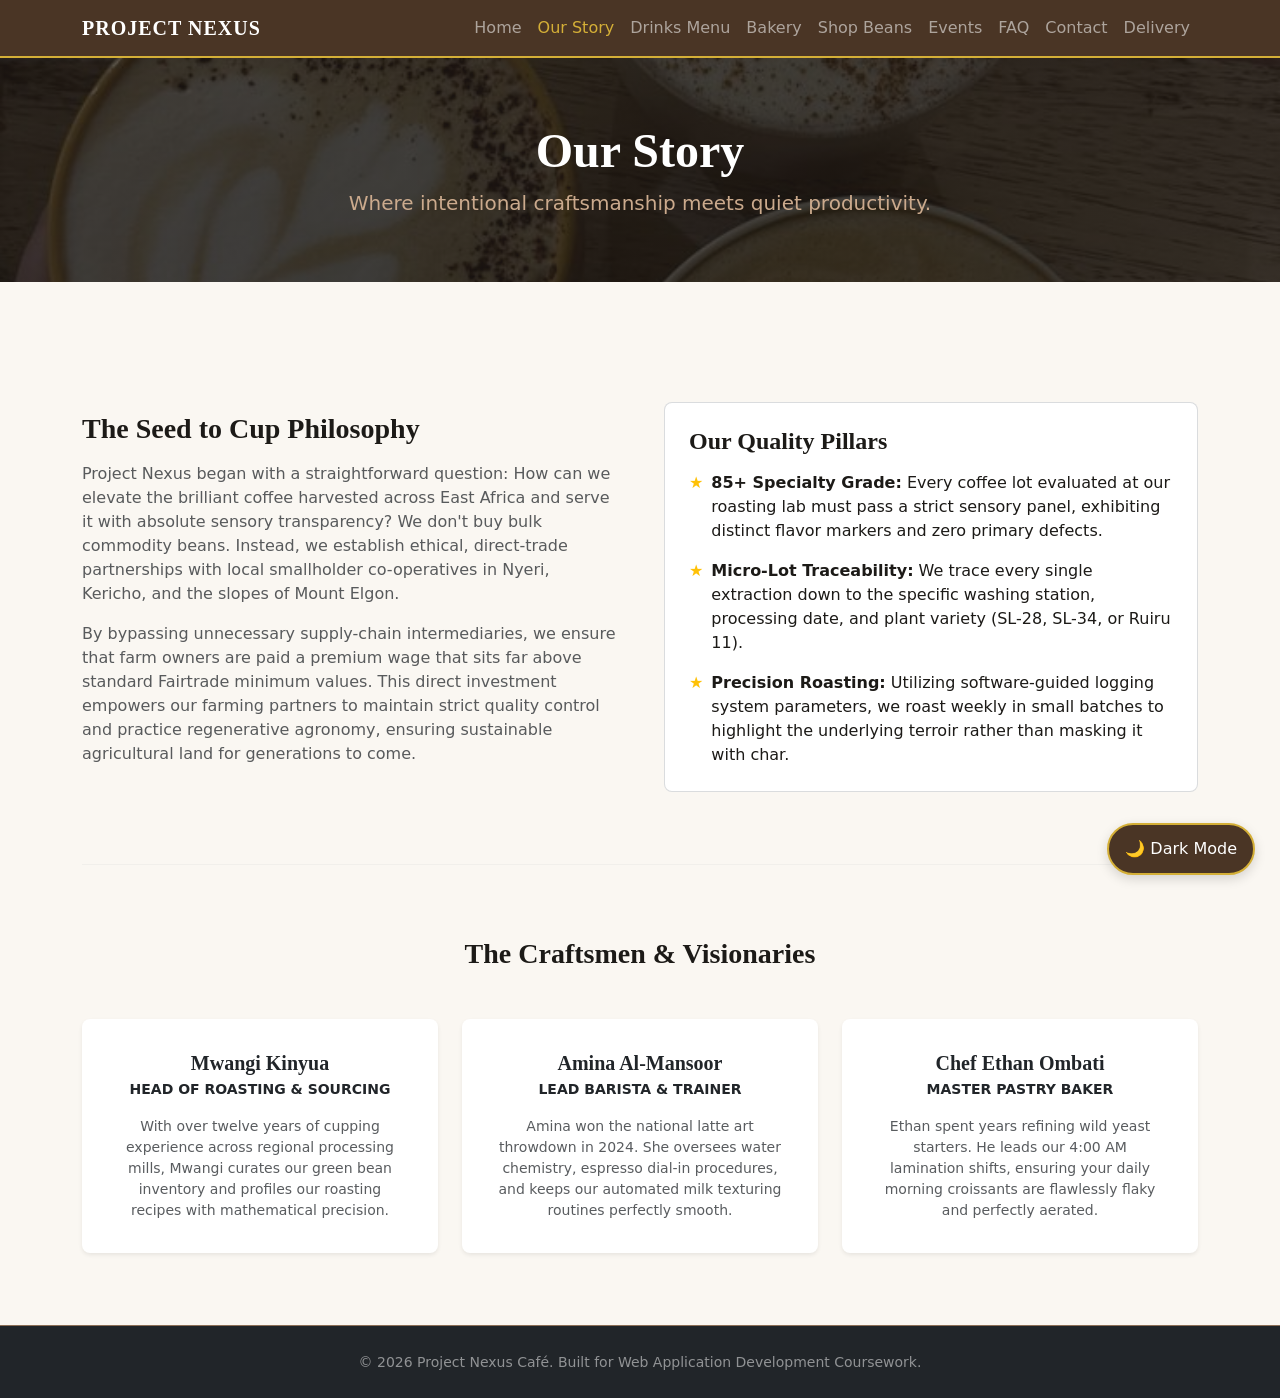
<file: about.html>
<!DOCTYPE html>
<html lang="en">
<head>
    <meta charset="UTF-8">
    <meta name="viewport" content="width=device-width, initial-scale=1.0">
    <meta name="author" content="Joe Migwi">
    <title>Our Story | Project Nexus Café</title>
    <link href="https://cdn.jsdelivr.net/npm/bootstrap@5.3.3/dist/css/bootstrap.min.css" rel="stylesheet" integrity="sha384-QWTKZyjpPEjISv5WaRU9OFeRpok6YctnYmDr5pNlyT2bRjXh0JMhjY6hW+ALEwIH" crossorigin="anonymous">
    <link rel="stylesheet" href="css/style.css">
</head>
<body>
    <nav class="navbar navbar-expand-lg navbar-dark bg-dark sticky-top">
        <div class="container">
            <a class="navbar-brand fw-bold" href="index.html">PROJECT NEXUS</a>
            <button class="navbar-toggler" type="button" data-bs-toggle="collapse" data-bs-target="#navbarNav" aria-controls="navbarNav" aria-expanded="false" aria-label="Toggle navigation">
                <span class="navbar-toggler-icon"></span>
            </button>
            <div class="collapse navbar-collapse" id="navbarNav">
                <ul class="navbar-nav ms-auto">
                    <li class="nav-item"><a class="nav-link" href="index.html">Home</a></li>
                    <li class="nav-item"><a class="nav-link active" aria-current="page" href="about.html">Our Story</a></li>
                    <li class="nav-item"><a class="nav-link" href="menu.html">Drinks Menu</a></li>
                    <li class="nav-item"><a class="nav-link" href="bakery.html">Bakery</a></li>
                    <li class="nav-item"><a class="nav-link" href="coffee-beans.html">Shop Beans</a></li>
                    <li class="nav-item"><a class="nav-link" href="events.html">Events</a></li>
                    <li class="nav-item"><a class="nav-link" href="faq.html">FAQ</a></li>
                    <li class="nav-item"><a class="nav-link" href="contact.html">Contact</a></li>
                    <li class="nav-item"><a class="nav-link" href="delivery.html">Delivery</a></li>
                </ul>
            </div>
        </div>
    </nav>

    <header class="position-relative overflow-hidden text-center text-white py-5 mb-5" 
        style="background: linear-gradient(rgba(28, 26, 23, 0.7), rgba(28, 26, 23, 0.7)), url('assets/images/community.jpg') no-repeat center center; background-size: cover; min-height: 220px;">
        <div class="container my-3 position-relative z-1">
            <h1 class="display-5 fw-bold text-white">Our Story</h1>
            <p class="lead" style="color: #CBAA8D;">Where intentional craftsmanship meets quiet productivity.</p>
        </div>
    </header>

    <main class="container my-5">
        <section class="row align-items-center g-5 py-4">
            <div class="col-lg-6">
                <h2 class="fw-bold mb-3 h3">The Seed to Cup Philosophy</h2>
                <p class="text-muted lead-sm">Project Nexus began with a straightforward question: How can we elevate the brilliant coffee harvested across East Africa and serve it with absolute sensory transparency? We don't buy bulk commodity beans. Instead, we establish ethical, direct-trade partnerships with local smallholder co-operatives in Nyeri, Kericho, and the slopes of Mount Elgon.</p>
                <p class="text-muted">By bypassing unnecessary supply-chain intermediaries, we ensure that farm owners are paid a premium wage that sits far above standard Fairtrade minimum values. This direct investment empowers our farming partners to maintain strict quality control and practice regenerative agronomy, ensuring sustainable agricultural land for generations to come.</p>
            </div>

            <div class="col-lg-6">
                <div class="p-4 rounded-3 border border-secondary border-opacity-25 bg-white h-100 cafe-card">
                    <h3 class="h4 fw-bold mb-3">Our Quality Pillars</h3>
                    <ul class="list-unstyled mb-0">
                        <li class="mb-3 d-flex align-items-start">
                            <span class="me-2 text-warning">★</span>
                            <div><strong>85+ Specialty Grade:</strong> Every coffee lot evaluated at our roasting lab must pass a strict sensory panel, exhibiting distinct flavor markers and zero primary defects.</div>
                        </li>
                        <li class="mb-3 d-flex align-items-start">
                            <span class="me-2 text-warning">★</span>
                            <div><strong>Micro-Lot Traceability:</strong> We trace every single extraction down to the specific washing station, processing date, and plant variety (SL-28, SL-34, or Ruiru 11).</div>
                        </li>
                        <li class="d-flex align-items-start">
                            <span class="me-2 text-warning">★</span>
                            <div><strong>Precision Roasting:</strong> Utilizing software-guided logging system parameters, we roast weekly in small batches to highlight the underlying terroir rather than masking it with char.</div>
                        </li>
                    </ul>
                </div>
            </div>
        </section>

        <hr class="my-5 border-secondary border-opacity-25">

        <section class="py-4">
            <h2 class="text-center fw-bold mb-5 h3">The Craftsmen & Visionaries</h2>
            <div class="row g-4 row-cols-1 row-cols-md-3">
                
                <div class="col">
                    <div class="card h-100 cafe-card border-0 p-3 shadow-sm text-center">
                        <div class="card-body">
                            <h3 class="h5 fw-bold mb-1">Mwangi Kinyua</h3>
                            <p class="text-uppercase small text-dark fw-bold mb-3 tracking-wider">Head of Roasting & Sourcing</p>
                            <p class="card-text text-muted small">With over twelve years of cupping experience across regional processing mills, Mwangi curates our green bean inventory and profiles our roasting recipes with mathematical precision.</p>
                        </div>
                    </div>
                </div>

                <div class="col">
                    <div class="card h-100 cafe-card border-0 p-3 shadow-sm text-center">
                        <div class="card-body">
                            <h3 class="h5 fw-bold mb-1">Amina Al-Mansoor</h3>
                            <p class="text-uppercase small text-dark fw-bold mb-3 tracking-wider">Lead Barista & Trainer</p>
                            <p class="card-text text-muted small">Amina won the national latte art throwdown in 2024. She oversees water chemistry, espresso dial-in procedures, and keeps our automated milk texturing routines perfectly smooth.</p>
                        </div>
                    </div>
                </div>

                <div class="col">
                    <div class="card h-100 cafe-card border-0 p-3 shadow-sm text-center">
                        <div class="card-body">
                            <h3 class="h5 fw-bold mb-1">Chef Ethan Ombati</h3>
                            <p class="text-uppercase small text-dark fw-bold mb-3 tracking-wider">Master Pastry Baker</p>
                            <p class="card-text text-muted small">Ethan spent years refining wild yeast starters. He leads our 4:00 AM lamination shifts, ensuring your daily morning croissants are flawlessly flaky and perfectly aerated.</p>
                        </div>
                    </div>
                </div>

            </div>
        </section>
    </main>
    
    <footer class="py-4 bg-dark text-white-50 mt-auto">
        <div class="container text-center">
        <small>&copy; 2026 Project Nexus Café. Built for Web Application Development Coursework.</small>
    </div>
    </footer>

    <script src="https://cdn.jsdelivr.net/npm/bootstrap@5.3.3/dist/js/bootstrap.bundle.min.js" integrity="sha384-YvpcrYf0tY3lHB60NNkmXc5s9fDVZLESaAA55NDzOxhy9GkcIdslK1eN7N6jIeHz" crossorigin="anonymous"></script>
    <script src="js/main.js"></script>

</body>
</html>
</file>
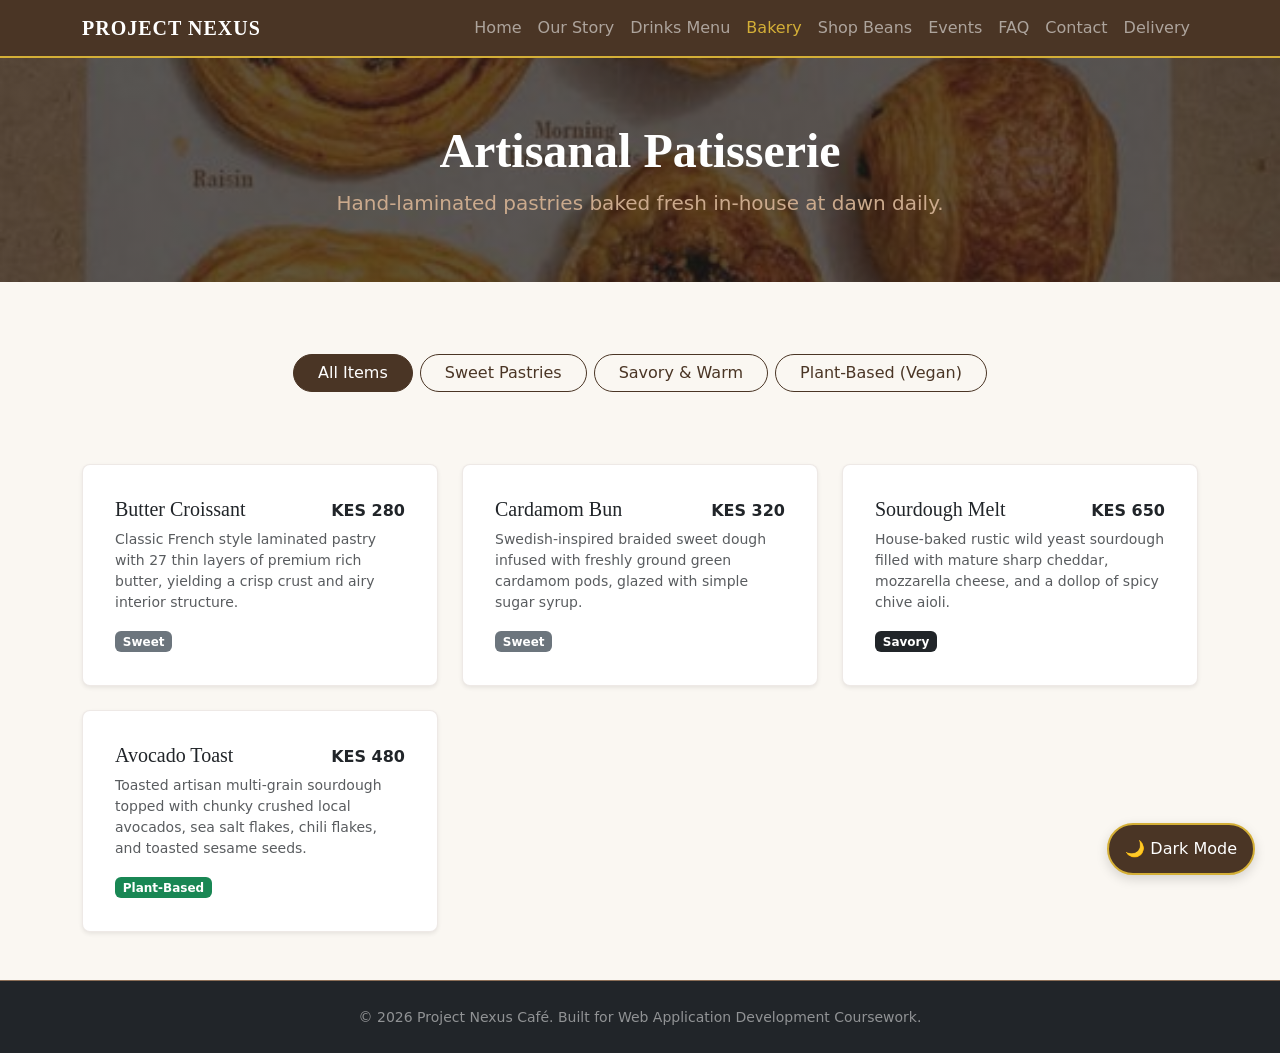
<file: bakery.html>
<!DOCTYPE html>
<html lang="en">
<head>
    <meta charset="UTF-8">
    <meta name="viewport" content="width=device-width, initial-scale=1.0">
    <meta name="author" content="Joe Migwi">
    <title>Bakery & Kitchen | Project Nexus Café</title>
    <link href="https://cdn.jsdelivr.net/npm/bootstrap@5.3.3/dist/css/bootstrap.min.css" rel="stylesheet" integrity="sha384-QWTKZyjpPEjISv5WaRU9OFeRpok6YctnYmDr5pNlyT2bRjXh0JMhjY6hW+ALEwIH" crossorigin="anonymous">
    <link rel="stylesheet" href="css/style.css">
</head>
<body>

    <nav class="navbar navbar-expand-lg navbar-dark bg-dark sticky-top">
        <div class="container">
            <a class="navbar-brand fw-bold" href="index.html">PROJECT NEXUS</a>
            <button class="navbar-toggler" type="button" data-bs-toggle="collapse" data-bs-target="#navbarNav" aria-controls="navbarNav" aria-expanded="false" aria-label="Toggle navigation">
                <span class="navbar-toggler-icon"></span>
            </button>
            <div class="collapse navbar-collapse" id="navbarNav">
                <ul class="navbar-nav ms-auto">
                    <li class="nav-item"><a class="nav-link" href="index.html">Home</a></li>
                    <li class="nav-item"><a class="nav-link" href="about.html">Our Story</a></li>
                    <li class="nav-item"><a class="nav-link" href="menu.html">Drinks Menu</a></li>
                    <li class="nav-item"><a class="nav-link active" aria-current="page" href="bakery.html">Bakery</a></li>
                    <li class="nav-item"><a class="nav-link" href="coffee-beans.html">Shop Beans</a></li>
                    <li class="nav-item"><a class="nav-link" href="events.html">Events</a></li>
                    <li class="nav-item"><a class="nav-link" href="faq.html">FAQ</a></li>
                    <li class="nav-item"><a class="nav-link" href="contacts.html">Contact</a></li>
                    <li class="nav-item"><a class="nav-link" href="delivery.html">Delivery</a></li>
                </ul>
            </div>
        </div>
    </nav>

    <header class="position-relative overflow-hidden text-center text-white py-5 mb-5" 
        style="background: linear-gradient(rgba(28, 26, 23, 0.7), rgba(28, 26, 23, 0.7)), url('assets/images/bakery.jpg') no-repeat center center; background-size: cover; min-height: 220px;">
        <div class="container my-3 position-relative z-1">
            <h1 class="display-5 fw-bold text-white">Artisanal Patisserie</h1>
            <p class="lead" style="color: #CBAA8D;">Hand-laminated pastries baked fresh in-house at dawn daily.</p>
        </div>
    </header>


    <div class="container my-4 text-center">
        <div class="btn-group flex-wrap gap-2" role="group" aria-label="Bakery Category Filter">
            <button type="button" class="btn btn-primary px-4 rounded-pill filter-btn" data-target="all">All Items</button>
            <button type="button" class="btn btn-outline-secondary px-4 rounded-pill filter-btn" data-target="pastry">Sweet Pastries</button>
            <button type="button" class="btn btn-outline-secondary px-4 rounded-pill filter-btn" data-target="savory">Savory & Warm</button>
            <button type="button" class="btn btn-outline-secondary px-4 rounded-pill filter-btn" data-target="vegan">Plant-Based (Vegan)</button>
        </div>
    </div>

    <main class="container my-5">
        <div class="row g-4 row-cols-1 row-cols-md-2 row-cols-lg-3" id="menu-container">
            
            <div class="col menu-item" data-category="pastry">
                <div class="card h-100 cafe-card p-3 shadow-sm">
                    <div class="card-body d-flex flex-column justify-content-between">
                        <div>
                            <div class="d-flex justify-content-between align-items-baseline">
                                <h4 class="card-title h5 mb-2">Butter Croissant</h4>
                                <span class="fw-bold text-dark">KES 280</span>
                            </div>
                            <p class="card-text text-muted small">Classic French style laminated pastry with 27 thin layers of premium rich butter, yielding a crisp crust and airy interior structure.</p>
                        </div>
                        <div class="mt-3"><span class="badge bg-secondary">Sweet</span></div>
                    </div>
                </div>
            </div>

            <div class="col menu-item" data-category="pastry">
                <div class="card h-100 cafe-card p-3 shadow-sm">
                    <div class="card-body d-flex flex-column justify-content-between">
                        <div>
                            <div class="d-flex justify-content-between align-items-baseline">
                                <h4 class="card-title h5 mb-2">Cardamom Bun</h4>
                                <span class="fw-bold text-dark">KES 320</span>
                            </div>
                            <p class="card-text text-muted small">Swedish-inspired braided sweet dough infused with freshly ground green cardamom pods, glazed with simple sugar syrup.</p>
                        </div>
                        <div class="mt-3"><span class="badge bg-secondary">Sweet</span></div>
                    </div>
                </div>
            </div>

            <div class="col menu-item" data-category="savory">
                <div class="card h-100 cafe-card p-3 shadow-sm">
                    <div class="card-body d-flex flex-column justify-content-between">
                        <div>
                            <div class="d-flex justify-content-between align-items-baseline">
                                <h4 class="card-title h5 mb-2">Sourdough Melt</h4>
                                <span class="fw-bold text-dark">KES 650</span>
                            </div>
                            <p class="card-text text-muted small">House-baked rustic wild yeast sourdough filled with mature sharp cheddar, mozzarella cheese, and a dollop of spicy chive aioli.</p>
                        </div>
                        <div class="mt-3"><span class="badge bg-dark">Savory</span></div>
                    </div>
                </div>
            </div>

            <div class="col menu-item" data-category="vegan">
                <div class="card h-100 cafe-card p-3 shadow-sm">
                    <div class="card-body d-flex flex-column justify-content-between">
                        <div>
                            <div class="d-flex justify-content-between align-items-baseline">
                                <h4 class="card-title h5 mb-2">Avocado Toast</h4>
                                <span class="fw-bold text-dark">KES 480</span>
                            </div>
                            <p class="card-text text-muted small">Toasted artisan multi-grain sourdough topped with chunky crushed local avocados, sea salt flakes, chili flakes, and toasted sesame seeds.</p>
                        </div>
                        <div class="mt-3"><span class="badge bg-success">Plant-Based</span></div>
                    </div>
                </div>
            </div>

        </div>
    </main>

    <footer class="py-4 bg-dark text-white-50 mt-auto">
        <div class="container text-center">
            <small>&copy; 2026 Project Nexus Café. Built for Web Application Development Coursework.</small>
        </div>
    </footer>

    <script src="https://cdn.jsdelivr.net/npm/bootstrap@5.3.3/dist/js/bootstrap.bundle.min.js" integrity="sha384-YvpcrYf0tY3lHB60NNkmXc5s9fDVZLESaAA55NDzOxhy9GkcIdslK1eN7N6jIeHz" crossorigin="anonymous"></script>
    <script src="js/main.js"></script>
</body>
</html>
</file>
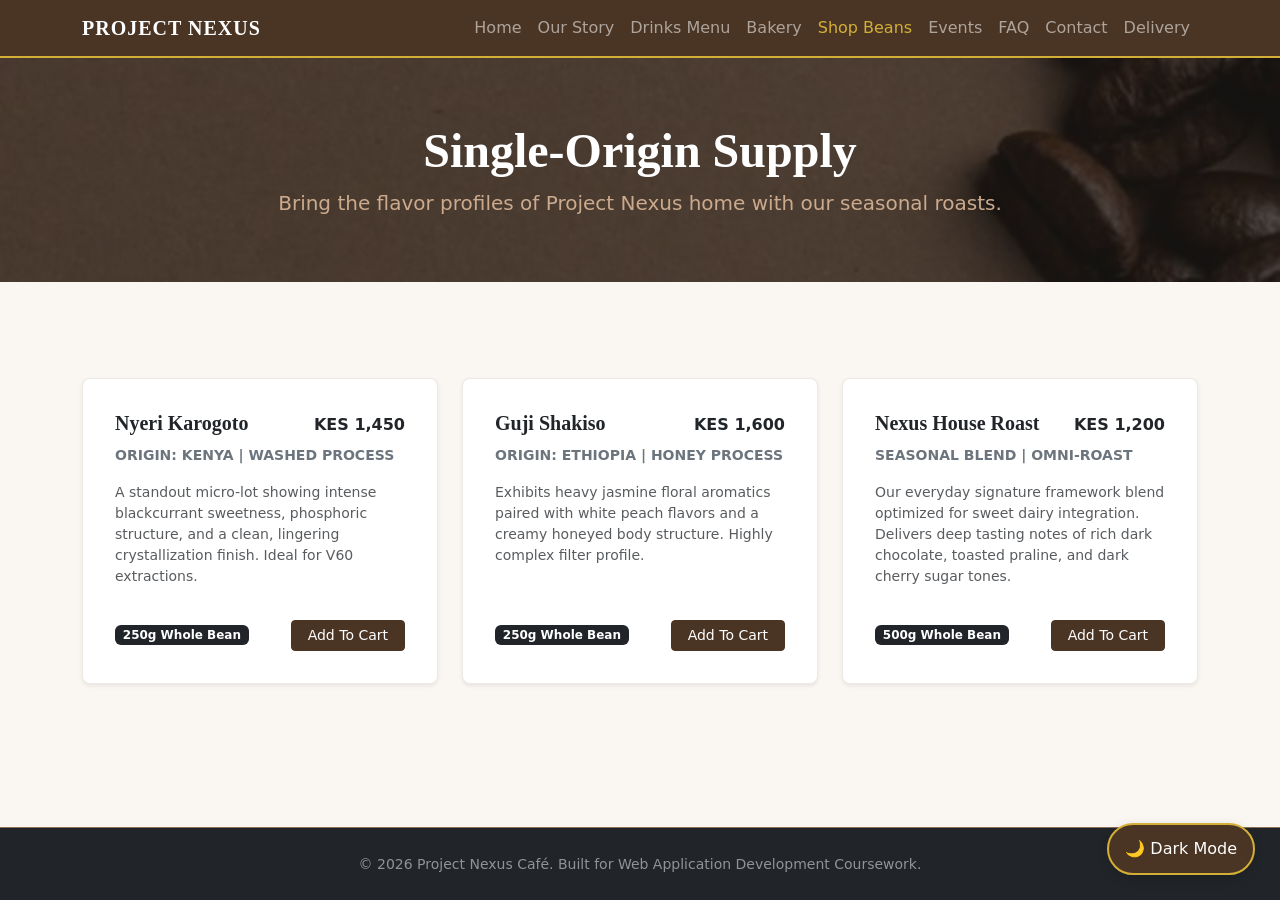
<file: coffee-beans.html>
<!DOCTYPE html>
<html lang="en">
<head>
    <meta charset="UTF-8">
    <meta name="viewport" content="width=device-width, initial-scale=1.0">
    <meta name="author" content="Joe Migwi">
    <title>Shop Whole Beans | Project Nexus Café</title>
    <link href="https://cdn.jsdelivr.net/npm/bootstrap@5.3.3/dist/css/bootstrap.min.css" rel="stylesheet" integrity="sha384-QWTKZyjpPEjISv5WaRU9OFeRpok6YctnYmDr5pNlyT2bRjXh0JMhjY6hW+ALEwIH" crossorigin="anonymous">
    <link rel="stylesheet" href="css/style.css">
</head>
<body>

    <nav class="navbar navbar-expand-lg navbar-dark bg-dark sticky-top">
        <div class="container">
            <a class="navbar-brand fw-bold" href="index.html">PROJECT NEXUS</a>
            <button class="navbar-toggler" type="button" data-bs-toggle="collapse" data-bs-target="#navbarNav" aria-controls="navbarNav" aria-expanded="false" aria-label="Toggle navigation">
                <span class="navbar-toggler-icon"></span>
            </button>
            <div class="collapse navbar-collapse" id="navbarNav">
                <ul class="navbar-nav ms-auto">
                    <li class="nav-item"><a class="nav-link" href="index.html">Home</a></li>
                    <li class="nav-item"><a class="nav-link" href="about.html">Our Story</a></li>
                    <li class="nav-item"><a class="nav-link" href="menu.html">Drinks Menu</a></li>
                    <li class="nav-item"><a class="nav-link" href="bakery.html">Bakery</a></li>
                    <li class="nav-item"><a class="nav-link active" aria-current="page" href="coffee-beans.html">Shop Beans</a></li>
                    <li class="nav-item"><a class="nav-link" href="events.html">Events</a></li>
                    <li class="nav-item"><a class="nav-link" href="faq.html">FAQ</a></li>
                    <li class="nav-item"><a class="nav-link" href="contacts.html">Contact</a></li>
                    <li class="nav-item"><a class="nav-link" href="delivery.html">Delivery</a></li>
                </ul>
            </div>
        </div>
    </nav>

    <header class="position-relative overflow-hidden text-center text-white py-5 mb-5" 
        style="background: linear-gradient(rgba(28, 26, 23, 0.7), rgba(28, 26, 23, 0.7)), url('assets/images/beans1.jpg') no-repeat center center; background-size: cover; min-height: 220px;">
        <div class="container my-3 position-relative z-1">
            <h1 class="display-5 fw-bold text-white">Single-Origin Supply</h1>
            <p class="lead" style="color: #CBAA8D;">Bring the flavor profiles of Project Nexus home with our seasonal roasts.</p>
        </div>
    </header>

    <main class="container my-5">
        <div class="row g-4 row-cols-1 row-cols-md-2 row-cols-lg-3">
            
            <div class="col">
                <div class="card h-100 cafe-card p-3 shadow-sm overflow-hidden">
                    <div class="card-body d-flex flex-column justify-content-between">
                        <div>
                            <div class="d-flex justify-content-between align-items-baseline mb-2">
                                <h3 class="h5 card-title fw-bold mb-0">Nyeri Karogoto</h3>
                                <span class="fw-bold text-dark">KES 1,450</span>
                            </div>
                            <p class="text-uppercase small fw-bold text-secondary mb-3">Origin: Kenya | Washed Process</p>
                            <p class="card-text text-muted small">A standout micro-lot showing intense blackcurrant sweetness, phosphoric structure, and a clean, lingering crystallization finish. Ideal for V60 extractions.</p>
                        </div>
                        <div class="mt-4 pt-2 border-top border-light border-opacity-10 d-flex justify-content-between align-items-center">
                            <span class="badge bg-dark px-2.5 py-1.5">250g Whole Bean</span>
                            <button class="btn btn-primary btn-sm px-3">Add To Cart</button>
                        </div>
                    </div>
                </div>
            </div>

            <div class="col">
                <div class="card h-100 cafe-card p-3 shadow-sm overflow-hidden">
                    <div class="card-body d-flex flex-column justify-content-between">
                        <div>
                            <div class="d-flex justify-content-between align-items-baseline mb-2">
                                <h3 class="h5 card-title fw-bold mb-0">Guji Shakiso</h3>
                                <span class="fw-bold text-dark">KES 1,600</span>
                            </div>
                            <p class="text-uppercase small fw-bold text-secondary mb-3">Origin: Ethiopia | Honey Process</p>
                            <p class="card-text text-muted small">Exhibits heavy jasmine floral aromatics paired with white peach flavors and a creamy honeyed body structure. Highly complex filter profile.</p>
                        </div>
                        <div class="mt-4 pt-2 border-top border-light border-opacity-10 d-flex justify-content-between align-items-center">
                            <span class="badge bg-dark px-2.5 py-1.5">250g Whole Bean</span>
                            <button class="btn btn-primary btn-sm px-3">Add To Cart</button>
                        </div>
                    </div>
                </div>
            </div>

            <div class="col">
                <div class="card h-100 cafe-card p-3 shadow-sm overflow-hidden">
                    <div class="card-body d-flex flex-column justify-content-between">
                        <div>
                            <div class="d-flex justify-content-between align-items-baseline mb-2">
                                <h3 class="h5 card-title fw-bold mb-0">Nexus House Roast</h3>
                                <span class="fw-bold text-dark">KES 1,200</span>
                            </div>
                            <p class="text-uppercase small fw-bold text-secondary mb-3">Seasonal Blend | Omni-Roast</p>
                            <p class="card-text text-muted small">Our everyday signature framework blend optimized for sweet dairy integration. Delivers deep tasting notes of rich dark chocolate, toasted praline, and dark cherry sugar tones.</p>
                        </div>
                        <div class="mt-4 pt-2 border-top border-light border-opacity-10 d-flex justify-content-between align-items-center">
                            <span class="badge bg-dark px-2.5 py-1.5">500g Whole Bean</span>
                            <button class="btn btn-primary btn-sm px-3">Add To Cart</button>
                        </div>
                    </div>
                </div>
            </div>

        </div>
    </main>

    <footer class="py-4 bg-dark text-white-50 mt-auto">
        <div class="container text-center">
            <small>&copy; 2026 Project Nexus Café. Built for Web Application Development Coursework.</small>
        </div>
    </footer>

    <script src="https://cdn.jsdelivr.net/npm/bootstrap@5.3.3/dist/js/bootstrap.bundle.min.js" integrity="sha384-YvpcrYf0tY3lHB60NNkmXc5s9fDVZLESaAA55NDzOxhy9GkcIdslK1eN7N6jIeHz" crossorigin="anonymous"></script>
    <script src="js/main.js"></script>
</body>
</html>
</file>
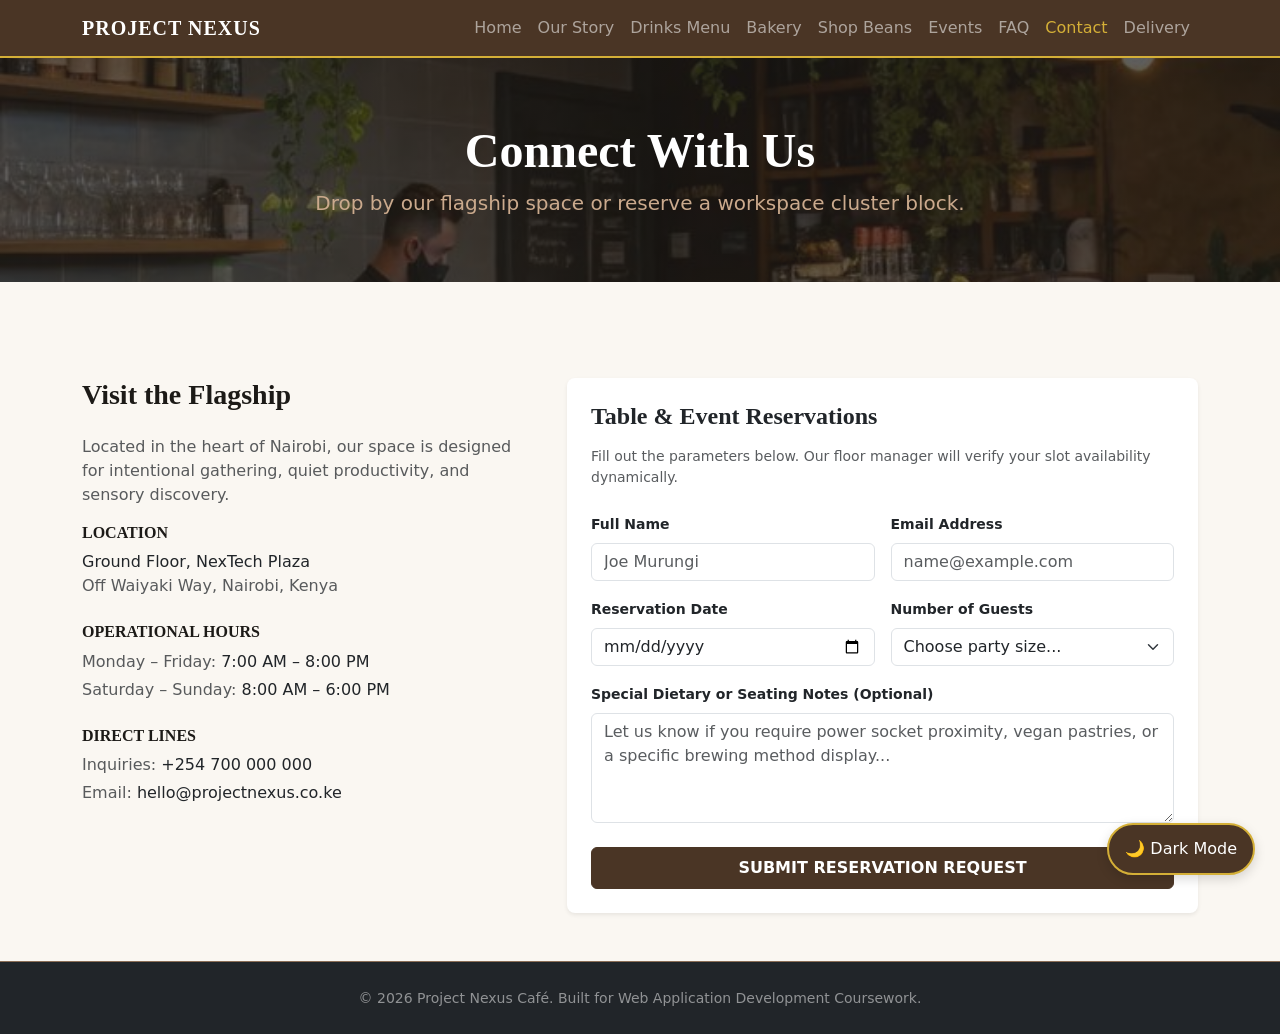
<file: contacts.html>
<!DOCTYPE html>
<html lang="en">
<head>
   <meta charset="UTF-8">
    <meta name="viewport" content="width=device-width, initial-scale=1.0">
    <meta name="author" content="Joe Migwi">
    <title>Contact & Reservations | Project Nexus Café</title>
    <link href="https://cdn.jsdelivr.net/npm/bootstrap@5.3.3/dist/css/bootstrap.min.css" rel="stylesheet" integrity="sha384-QWTKZyjpPEjISv5WaRU9OFeRpok6YctnYmDr5pNlyT2bRjXh0JMhjY6hW+ALEwIH" crossorigin="anonymous">
    <link rel="stylesheet" href="css/style.css">
</head>
<body>
    <nav class="navbar navbar-expand-lg navbar-dark bg-dark sticky-top">
        <div class="container">
           <a class="navbar-brand fw-bold" href="index.html">PROJECT NEXUS</a>
            <button class="navbar-toggler" type="button" data-bs-toggle="collapse" data-bs-target="#navbarNav" aria-controls="navbarNav" aria-expanded="false" aria-label="Toggle navigation">
                <span class="navbar-toggler-icon"></span>
            </button>
            <div class="collapse navbar-collapse" id="navbarNav">
                <ul class="navbar-nav ms-auto">
                    <li class="nav-item"><a class="nav-link" href="index.html">Home</a></li>
                    <li class="nav-item"><a class="nav-link" href="about.html">Our Story</a></li>
                    <li class="nav-item"><a class="nav-link" href="menu.html">Drinks Menu</a></li>
                    <li class="nav-item"><a class="nav-link" href="bakery.html">Bakery</a></li>
                    <li class="nav-item"><a class="nav-link" href="coffee-beans.html">Shop Beans</a></li>
                    <li class="nav-item"><a class="nav-link" href="events.html">Events</a></li>
                    <li class="nav-item"><a class="nav-link" href="faq.html">FAQ</a></li>
                    <li class="nav-item"><a class="nav-link active" aria-current="page" href="contact.html">Contact</a></li>
                    <li class="nav-item"><a class="nav-link" href="delivery.html">Delivery</a></li>
                </ul>
            </div>
        </div>
    </nav>

    <header class="position-relative overflow-hidden text-center text-white py-5 mb-5" 
        style="background: linear-gradient(rgba(28, 26, 23, 0.7), rgba(28, 26, 23, 0.7)), url('assets/images/home1.jpg') no-repeat center center; background-size: cover; min-height: 220px;">
        <div class="container my-3 position-relative z-1">
            <h1 class="display-5 fw-bold text-white">Connect With Us</h1>
            <p class="lead" style="color: #CBAA8D;">Drop by our flagship space or reserve a workspace cluster block.</p>
        </div>
    </header>

    <main class="container my-5">
        <div class="row g-5">
            
            <div class="col-lg-5">
                <h2 class="fw-bold h3 mb-4">Visit the Flagship</h2>
                <p class="text-muted">Located in the heart of Nairobi, our space is designed for intentional gathering, quiet productivity, and sensory discovery.</p>
                
                <div class="mb-4">
                    <h4 class="h6 fw-bold text-uppercase tracking-wider mb-2">Location</h4>
                    <p class="mb-0 text-dark fw-medium">Ground Floor, NexTech Plaza</p>
                    <p class="text-muted">Off Waiyaki Way, Nairobi, Kenya</p>
                </div>

                <div class="mb-4">
                    <h4 class="h6 fw-bold text-uppercase tracking-wider mb-2">Operational Hours</h4>
                    <p class="mb-1 text-muted">Monday – Friday: <span class="text-dark fw-medium">7:00 AM – 8:00 PM</span></p>
                    <p class="mb-0 text-muted">Saturday – Sunday: <span class="text-dark fw-medium">8:00 AM – 6:00 PM</span></p>
                </div>

                <div class="mb-4">
                    <h4 class="h6 fw-bold text-uppercase tracking-wider mb-2">Direct Lines</h4>
                    <p class="mb-1 text-muted">Inquiries: <span class="text-dark fw-medium">+254 700 000 000</span></p>
                    <p class="mb-0 text-muted">Email: <span class="text-dark fw-medium">hello@projectnexus.co.ke</span></p>
                </div>
            </div>

            <div class="col-lg-7">
                <div class="card p-4 shadow-sm border-0 bg-white rounded-3">
                    <h3 class="fw-bold h4 mb-3">Table & Event Reservations</h3>
                    <p class="text-muted small mb-4">Fill out the parameters below. Our floor manager will verify your slot availability dynamically.</p>
                    
                    <form id="reservation-form" novalidate>
                        
                        <div class="row g-3 mb-3">
                            <div class="col-md-6">
                                <label for="form-name" class="form-label small fw-bold">Full Name</label>
                                <input type="text" class="form-control text-dark" id="form-name" placeholder="Joe Murungi" required>
                                <div class="invalid-feedback">Please enter your name.</div>
                            </div>
                            <div class="col-md-6">
                                <label for="form-email" class="form-label small fw-bold">Email Address</label>
                                <input type="email" class="form-control text-dark" id="form-email" placeholder="name@example.com" required>
                                <div class="invalid-feedback">Please enter a valid email address.</div>
                            </div>
                        </div>

                        <div class="row g-3 mb-3">
                            <div class="col-md-6">
                                <label for="form-date" class="form-label small fw-bold">Reservation Date</label>
                                <input type="date" class="form-control text-dark" id="form-date" required>
                                <div class="invalid-feedback">Please select a future date.</div>
                            </div>
                            <div class="col-md-6">
                                <label for="form-guests" class="form-label small fw-bold">Number of Guests</label>
                                <select class="form-select text-dark" id="form-guests" required>
                                    <option value="" selected disabled>Choose party size...</option>
                                    <option value="1">1 Person (Solo Study)</option>
                                    <option value="2">2 People (Coupling/Meeting)</option>
                                    <option value="4">4 People (Group Session)</option>
                                    <option value="6">6+ People (Cupping Workshop)</option>
                                </select>
                                <div class="invalid-feedback">Please select your party size.</div>
                            </div>
                        </div>

                        <div class="mb-4">
                            <label for="form-message" class="form-label small fw-bold">Special Dietary or Seating Notes (Optional)</label>
                            <textarea class="form-control text-dark" id="form-message" rows="4" placeholder="Let us know if you require power socket proximity, vegan pastries, or a specific brewing method display..."></textarea>
                        </div>

                        <button type="submit" class="btn btn-primary w-100 py-2 fw-bold text-uppercase">Submit Reservation Request</button>
                    </form>
                </div>
            </div>

        </div>
    </main>

    <footer class="py-4 bg-dark text-white-50 mt-auto">
        <div class="container text-center">
            <small>&copy; 2026 Project Nexus Café. Built for Web Application Development Coursework.</small>
        </div>
    </footer>

    <script src="https://cdn.jsdelivr.net/npm/bootstrap@5.3.3/dist/js/bootstrap.bundle.min.js" integrity="sha384-YvpcrYf0tY3lHB60NNkmXc5s9fDVZLESaAA55NDzOxhy9GkcIdslK1eN7N6jIeHz" crossorigin="anonymous"></script>
    <script src="js/main.js"></script>
</body>
</html>
</file>
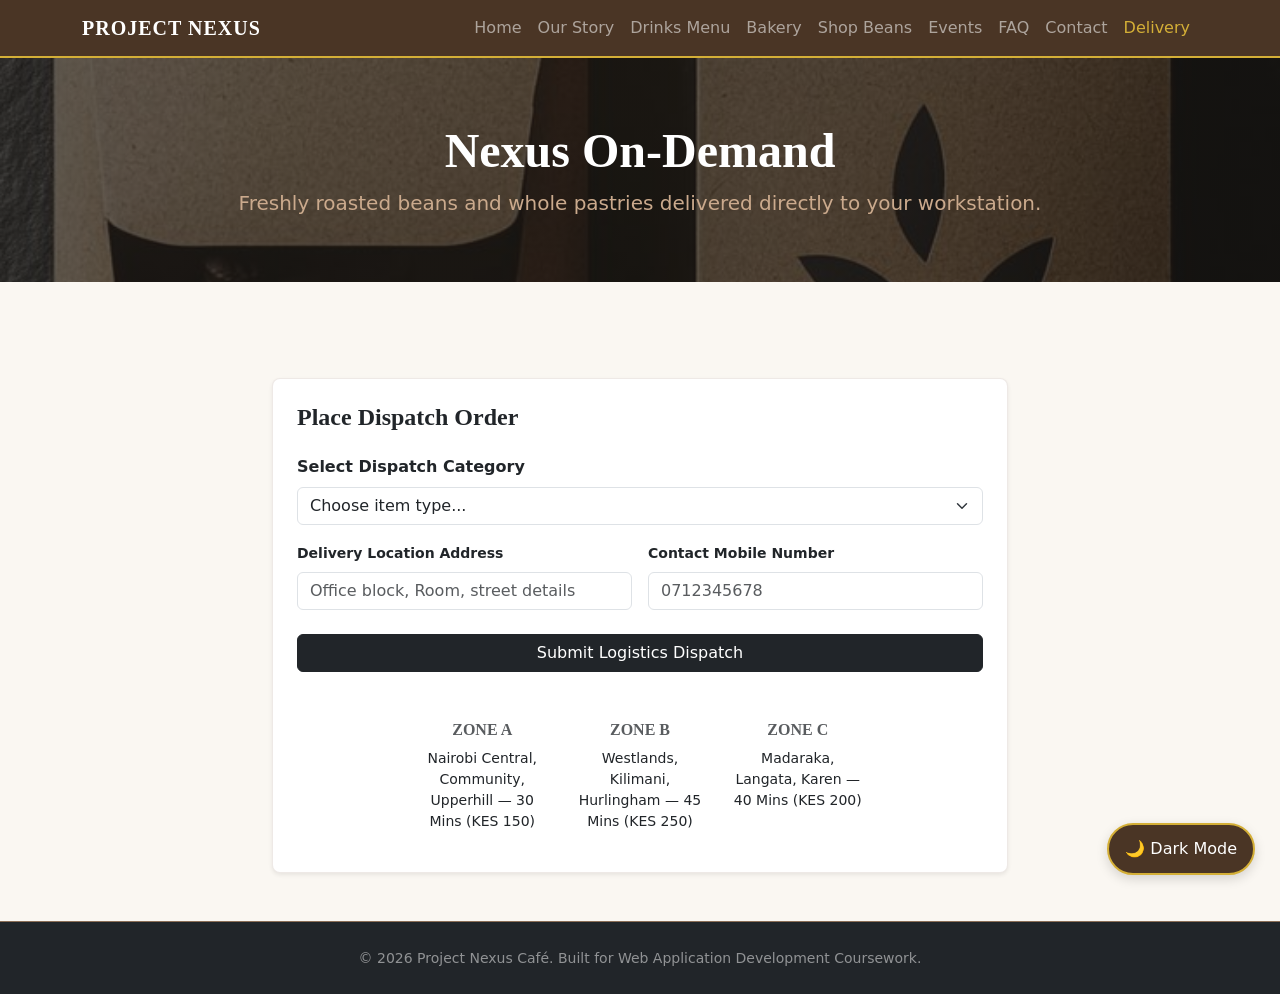
<file: delivery.html>
<!DOCTYPE html>
<html lang="en">
<head>
    <meta charset="UTF-8">
    <meta name="viewport" content="width=device-width, initial-scale=1.0">
    <meta name="author" content="Strathmore Informatics Student">
    <title>Project Nexus - Dispatch Delivery</title>
    <link href="https://cdn.jsdelivr.net/npm/bootstrap@5.3.3/dist/css/bootstrap.min.css" rel="stylesheet" integrity="sha384-QWTKZyjpPEjISv5WaRU9OFeRpok6YctnYmDr5pNlyT2bRjXh0JMhjY6hW+ALEwIH" crossorigin="anonymous">
    <link rel="stylesheet" href="css/style.css">
</head>
<body>
    <nav class="navbar navbar-expand-lg navbar-dark bg-dark sticky-top">
        <div class="container">
            <a class="navbar-brand fw-bold" href="index.html">PROJECT NEXUS</a>
            <button class="navbar-toggler" type="button" data-bs-toggle="collapse" data-bs-target="#navbarNav" aria-controls="navbarNav" aria-expanded="false" aria-label="Toggle navigation">
                <span class="navbar-toggler-icon"></span>
            </button>
            <div class="collapse navbar-collapse" id="navbarNav">
                <ul class="navbar-nav ms-auto">
                    <li class="nav-item"><a class="nav-link" href="index.html">Home</a></li>
                    <li class="nav-item"><a class="nav-link" href="about.html">Our Story</a></li>
                    <li class="nav-item"><a class="nav-link" href="menu.html">Drinks Menu</a></li>
                    <li class="nav-item"><a class="nav-link" href="bakery.html">Bakery</a></li>
                    <li class="nav-item"><a class="nav-link" href="coffee-beans.html">Shop Beans</a></li>
                    <li class="nav-item"><a class="nav-link" href="events.html">Events</a></li>
                    <li class="nav-item"><a class="nav-link" href="faq.html">FAQ</a></li>
                    <li class="nav-item"><a class="nav-link" href="contacts.html">Contact</a></li>
                    <li class="nav-item"><a class="nav-link active" href="delivery.html">Delivery</a></li>
                </ul>
            </div>
        </div>
    </nav>


    <header class="position-relative overflow-hidden text-center text-white py-5 mb-5" 
            style="background: linear-gradient(rgba(28, 26, 23, 0.7), rgba(28, 26, 23, 0.7)), url('assets/images/beans2.jpg') no-repeat center center; background-size: cover; min-height: 220px;">
        <div class="container my-3 position-relative z-1">
            <h1 class="display-5 fw-bold text-white">Nexus On-Demand</h1>
            <p class="lead" style="color: #CBAA8D;">Freshly roasted beans and whole pastries delivered directly to your workstation.</p>
        </div>
    </header>

    <div class="container my-5" id="delivery-root-content">
        <div class="row justify-content-center">
            <div class="col-lg-8">
                <div class="card cafe-card p-4 shadow-sm">
                    <h2 class="h4 fw-bold mb-4">Place Dispatch Order</h2>
                    <form id="nexusDeliveryForm">
                        <div class="mb-3">
                            <label class="form-label fw-semibold">Select Dispatch Category</label>
                                <select class="form-select" id="itemCategory" required>
                                    <option value="" disabled selected>Choose item type...</option>
                                    <option value="beans">Whole Bean Single-Origins (250g bags)</option>
                                    <option value="bakery">Artisanal Bakery Selection (Boxes of 4)</option>
                                    <option value="bottled">Cold Brew Logistics Supplies (Pack of 6)</option>
                                </select>
                        </div>
                        <div class="row g-3 mb-3">
                            <div class="col-md-6">
                                <label class="form-label small fw-semibold">Delivery Location Address</label>
                                <input type="text" class="form-control" placeholder="Office block, Room, street details" required>
                            </div>
                            <div class="col-md-6">
                                <label class="form-label small fw-semibold">Contact Mobile Number</label>
                                <input type="tel" class="form-control" placeholder="0712345678" required>
                            </div>
                        </div>
                        <button type="submit" class="btn btn-dark w-100 mt-2">Submit Logistics Dispatch</button>
                    </form>

                    <div class="row justify-content-center mt-5">
                        <div class="col-lg-8">
                            <div class="row g-4 text-center">
                                <div class="col-md-4">
                                    <h3 class="h6 fw-bold text-uppercase text-muted">Zone A</h3>
                                    <p class="small">Nairobi Central, Community, Upperhill — 30 Mins (KES 150)</p>
                                </div>
                                <div class="col-md-4">
                                    <h3 class="h6 fw-bold text-uppercase text-muted">Zone B</h3>
                                    <p class="small">Westlands, Kilimani, Hurlingham — 45 Mins (KES 250)</p>
                                </div>
                                <div class="col-md-4">
                                    <h3 class="h6 fw-bold text-uppercase text-muted">Zone C</h3>
                                    <p class="small">Madaraka, Langata, Karen — 40 Mins (KES 200)</p>
                                </div>
                            </div>
                        </div>
                    </div>
                </div>
            </div>
        </div>
    </div>

        <footer class="py-4 bg-dark text-white-50 mt-auto">
            <div class="container text-center">
                <small>&copy; 2026 Project Nexus Café. Built for Web Application Development Coursework.</small>
            </div>
        </footer>

        <script src="https://cdn.jsdelivr.net/npm/bootstrap@5.3.3/dist/js/bootstrap.bundle.min.js" integrity="sha384-YvpcrYf0tY3lHB60NNkmXc5s9fDVZLESaAA55NDzOxhy9GkcIdslK1eN7N6jIeHz" crossorigin="anonymous"></script>
        <script src="js/main.js"></script>

</body>
</html>
</file>
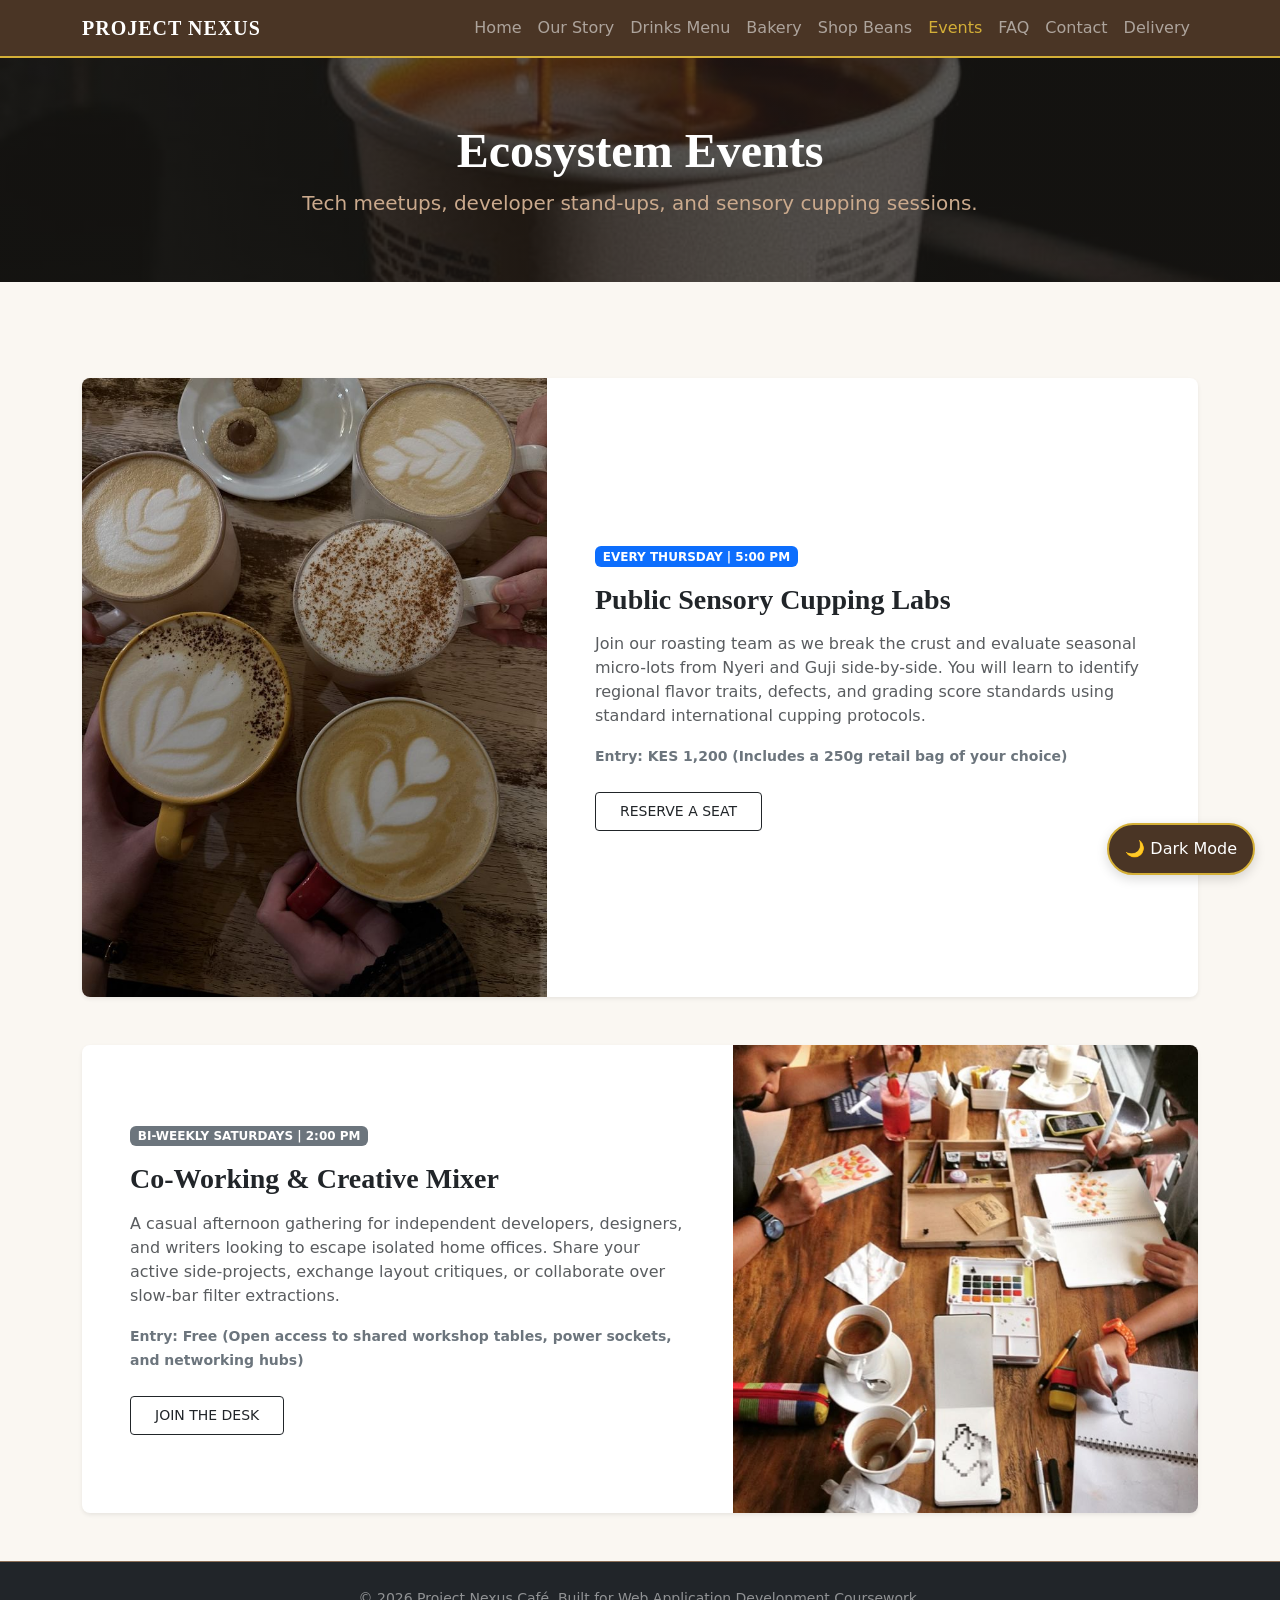
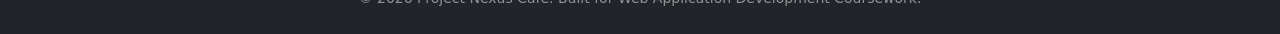
<file: events.html>
<!DOCTYPE html>
<html lang="en">
<head>
    <meta charset="UTF-8">
    <meta name="viewport" content="width=device-width, initial-scale=1.0">
    <meta name="author" content="Joe Migwi">
    <title>Community Gatherings & Events | Project Nexus</title>
    <link href="https://cdn.jsdelivr.net/npm/bootstrap@5.3.3/dist/css/bootstrap.min.css" rel="stylesheet" integrity="sha384-QWTKZyjpPEjISv5WaRU9OFeRpok6YctnYmDr5pNlyT2bRjXh0JMhjY6hW+ALEwIH" crossorigin="anonymous">
    <link rel="stylesheet" href="css/style.css">
</head>
<body>

    <nav class="navbar navbar-expand-lg navbar-dark bg-dark sticky-top">
        <div class="container">
            <a class="navbar-brand fw-bold" href="index.html">PROJECT NEXUS</a>
            <button class="navbar-toggler" type="button" data-bs-toggle="collapse" data-bs-target="#navbarNav" aria-controls="navbarNav" aria-expanded="false" aria-label="Toggle navigation">
                <span class="navbar-toggler-icon"></span>
            </button>
            <div class="collapse navbar-collapse" id="navbarNav">
                <ul class="navbar-nav ms-auto">
                    <li class="nav-item"><a class="nav-link" href="index.html">Home</a></li>
                    <li class="nav-item"><a class="nav-link" href="about.html">Our Story</a></li>
                    <li class="nav-item"><a class="nav-link" href="menu.html">Drinks Menu</a></li>
                    <li class="nav-item"><a class="nav-link" href="bakery.html">Bakery</a></li>
                    <li class="nav-item"><a class="nav-link" href="coffee-beans.html">Shop Beans</a></li>
                    <li class="nav-item"><a class="nav-link active" aria-current="page" href="events.html">Events</a></li>
                    <li class="nav-item"><a class="nav-link" href="faq.html">FAQ</a></li>
                    <li class="nav-item"><a class="nav-link" href="contacts.html">Contact</a></li>
                    <li class="nav-item"><a class="nav-link" href="delivery.html">Delivery</a></li>
                </ul>
            </div>
        </div>
    </nav>

    <header class="position-relative overflow-hidden text-center text-white py-5 mb-5" 
        style="background: linear-gradient(rgba(28, 26, 23, 0.7), rgba(28, 26, 23, 0.7)), url('assets/images/home2.jpg') no-repeat center center; background-size: cover; min-height: 220px;">
        <div class="container my-3 position-relative z-1">
            <h1 class="display-5 fw-bold text-white">Ecosystem Events</h1>
            <p class="lead" style="color: #CBAA8D;">Tech meetups, developer stand-ups, and sensory cupping sessions.</p>
        </div>
    </header>

    <main class="container my-5">
        
        <div class="card mb-5 border-0 shadow-sm overflow-hidden cafe-card">
            <div class="row g-0">
                <div class="col-md-6 col-lg-5">
                    <img src="assets/images/community.jpg" class="img-fluid h-100 object-fit-cover w-100" style="min-height: 280px;" alt="Baristas pouring intricate latte art during a workshop session">
                </div>
                <div class="col-md-6 col-lg-7 d-flex align-items-center">
                    <div class="card-body p-4 p-lg-5">
                        <span class="badge bg-primary text-uppercase px-2.5 py-1.5 mb-3 tracking-wider">Every Thursday | 5:00 PM</span>
                        <h2 class="card-title fw-bold h3 mb-3">Public Sensory Cupping Labs</h2>
                        <p class="card-text text-muted">Join our roasting team as we break the crust and evaluate seasonal micro-lots from Nyeri and Guji side-by-side. You will learn to identify regional flavor traits, defects, and grading score standards using standard international cupping protocols.</p>
                        <p class="card-text"><small class="text-secondary fw-bold">Entry: KES 1,200 (Includes a 250g retail bag of your choice)</small></p>
                        <a href="contacts.html" class="btn btn-outline-dark btn-sm px-4 py-2 mt-2 fw-medium text-uppercase tracking-wide">Reserve a Seat</a>
                    </div>
                </div>
            </div>
        </div>

        <div class="card border-0 shadow-sm overflow-hidden cafe-card">
            <div class="row g-0">
                <div class="col-md-6 order-md-last col-lg-5">
                    <img src="assets/images/community1.jpg" class="img-fluid h-100 object-fit-cover w-100" style="min-height: 280px;" alt="Creative community members sketching and writing around a rustic table with filter coffee">
                </div>
                <div class="col-md-6 order-md-first col-lg-7 d-flex align-items-center">
                    <div class="card-body p-4 p-lg-5">
                        <span class="badge bg-secondary text-uppercase px-2.5 py-1.5 mb-3 tracking-wider">Bi-Weekly Saturdays | 2:00 PM</span>
                        <h2 class="card-title fw-bold h3 mb-3">Co-Working & Creative Mixer</h2>
                        <p class="card-text text-muted">A casual afternoon gathering for independent developers, designers, and writers looking to escape isolated home offices. Share your active side-projects, exchange layout critiques, or collaborate over slow-bar filter extractions.</p>
                        <p class="card-text"><small class="text-secondary fw-bold">Entry: Free (Open access to shared workshop tables, power sockets, and networking hubs)</small></p>
                        <a href="contacts.html" class="btn btn-outline-dark btn-sm px-4 py-2 mt-2 fw-medium text-uppercase tracking-wide">Join the Desk</a>
                    </div>
                </div>
            </div>
        </div>

    </main>

    <footer class="py-4 bg-dark text-white-50 mt-auto">
        <div class="container text-center">
            <small>&copy; 2026 Project Nexus Café. Built for Web Application Development Coursework.</small>
        </div>
    </footer>

    <script src="https://cdn.jsdelivr.net/npm/bootstrap@5.3.3/dist/js/bootstrap.bundle.min.js" integrity="sha384-YvpcrYf0tY3lHB60NNkmXc5s9fDVZLESaAA55NDzOxhy9GkcIdslK1eN7N6jIeHz" crossorigin="anonymous"></script>
    <script src="js/main.js"></script>
</body>
</html>
</file>
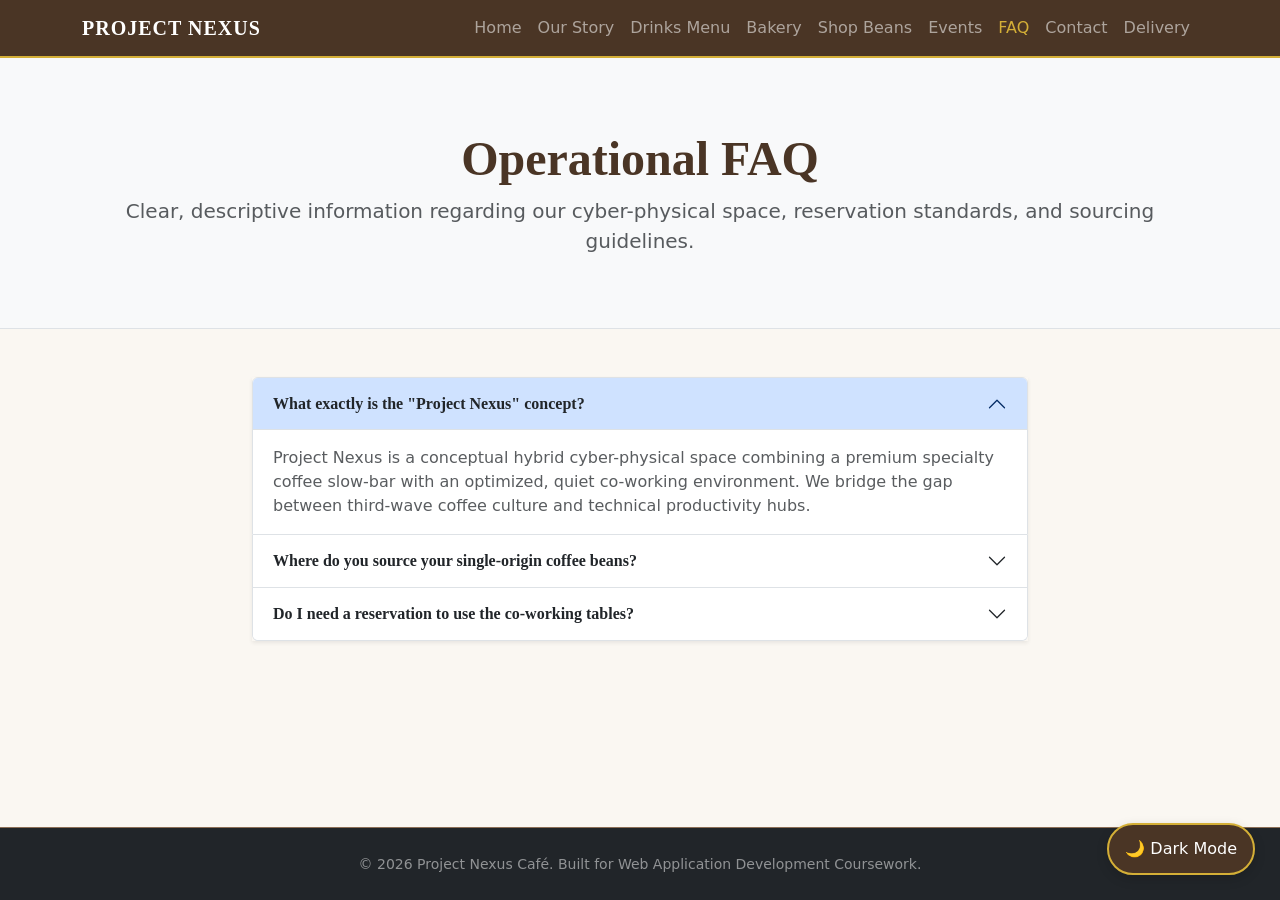
<file: faq.html>
<!DOCTYPE html>
<html lang="en">
<head>
    <meta charset="UTF-8">
    <meta name="viewport" content="width=device-width, initial-scale=1.0">
    <meta name="author" content="Joe Migwi">
    <title>Frequently Asked Questions | Project Nexus</title>
    <link href="https://cdn.jsdelivr.net/npm/bootstrap@5.3.3/dist/css/bootstrap.min.css" rel="stylesheet" integrity="sha384-QWTKZyjpPEjISv5WaRU9OFeRpok6YctnYmDr5pNlyT2bRjXh0JMhjY6hW+ALEwIH" crossorigin="anonymous">
    <link rel="stylesheet" href="css/style.css">
</head>
<body>

    <nav class="navbar navbar-expand-lg navbar-dark bg-dark sticky-top">
        <div class="container">
            <a class="navbar-brand fw-bold" href="index.html">PROJECT NEXUS</a>
            <button class="navbar-toggler" type="button" data-bs-toggle="collapse" data-bs-target="#navbarNav" aria-controls="navbarNav" aria-expanded="false" aria-label="Toggle navigation">
                <span class="navbar-toggler-icon"></span>
            </button>
            <div class="collapse navbar-collapse" id="navbarNav">
                <ul class="navbar-nav ms-auto">
                    <li class="nav-item"><a class="nav-link" href="index.html">Home</a></li>
                    <li class="nav-item"><a class="nav-link" href="about.html">Our Story</a></li>
                    <li class="nav-item"><a class="nav-link" href="menu.html">Drinks Menu</a></li>
                    <li class="nav-item"><a class="nav-link" href="bakery.html">Bakery</a></li>
                    <li class="nav-item"><a class="nav-link" href="coffee-beans.html">Shop Beans</a></li>
                    <li class="nav-item"><a class="nav-link" href="events.html">Events</a></li>
                    <li class="nav-item"><a class="nav-link active" aria-current="page" href="faq.html">FAQ</a></li>
                    <li class="nav-item"><a class="nav-link" href="contacts.html">Contact</a></li>
                    <li class="nav-item"><a class="nav-link" href="delivery.html">Delivery</a></li>
                </ul>
            </div>
        </div>
    </nav>

    <header class="bg-light py-5 border-bottom text-center">
        <div class="container my-4">
            <h1 class="display-5 fw-bold">Operational FAQ</h1>
            <p class="lead text-muted">Clear, descriptive information regarding our cyber-physical space, reservation standards, and sourcing guidelines.</p>
        </div>
    </header>

    <main class="container my-5" style="max-width: 800px;">
        <div class="accordion shadow-sm" id="faqAccordion">
            
            <div class="accordion-item">
                <h2 class="accordion-header" id="headingOne">
                    <button class="accordion-button fw-bold text-dark" type="button" data-bs-toggle="collapse" data-bs-target="#collapseOne" aria-expanded="true" aria-controls="collapseOne">
                        What exactly is the "Project Nexus" concept?
                    </button>
                </h2>
                <div id="collapseOne" class="accordion-collapse collapse show" aria-labelledby="headingOne" data-bs-parent="#faqAccordion">
                    <div class="accordion-body text-muted">
                        Project Nexus is a conceptual hybrid cyber-physical space combining a premium specialty coffee slow-bar with an optimized, quiet co-working environment. We bridge the gap between third-wave coffee culture and technical productivity hubs.
                    </div>
                </div>
            </div>

            <div class="accordion-item">
                <h2 class="accordion-header" id="headingTwo">
                    <button class="accordion-button collapsed fw-bold text-dark" type="button" data-bs-toggle="collapse" data-bs-target="#collapseTwo" aria-expanded="false" aria-controls="collapseTwo">
                        Where do you source your single-origin coffee beans?
                    </button>
                </h2>
                <div id="collapseTwo" class="accordion-collapse collapse" aria-labelledby="headingTwo" data-bs-parent="#faqAccordion">
                    <div class="accordion-body text-muted">
                        We source our coffee directly from micro-lot farms across East Africa. Our primary selections highlight washed process lots from Nyeri County, Kenya, and complex, floral honey-processed variants from the Guji region in Ethiopia.
                    </div>
                </div>
            </div>

            <div class="accordion-item">
                <h2 class="accordion-header" id="headingThree">
                    <button class="accordion-button collapsed fw-bold text-dark" type="button" data-bs-toggle="collapse" data-bs-target="#collapseThree" aria-expanded="false" aria-controls="collapseThree">
                        Do I need a reservation to use the co-working tables?
                    </button>
                </h2>
                <div id="collapseThree" class="accordion-collapse collapse" aria-labelledby="headingThree" data-bs-parent="#faqAccordion">
                    <div class="accordion-body text-muted">
                        Walk-ins are always welcome for general café seating. However, for our dedicated high-speed workshop desks equipped with individual power arrays, we highly recommend booking a slot in advance using our interactive online reservation form.
                    </div>
                </div>
            </div>

        </div>
    </main>

    <footer class="py-4 bg-dark text-white-50 mt-auto">
        <div class="container text-center">
            <small>&copy; 2026 Project Nexus Café. Built for Web Application Development Coursework.</small>
        </div>
    </footer>

    <script src="https://cdn.jsdelivr.net/npm/bootstrap@5.3.3/dist/js/bootstrap.bundle.min.js" integrity="sha384-YvpcrYf0tY3lHB60NNkmXc5s9fDVZLESaAA55NDzOxhy9GkcIdslK1eN7N6jIeHz" crossorigin="anonymous"></script>
    <script src="js/main.js"></script>
</body>
</html>
</file>
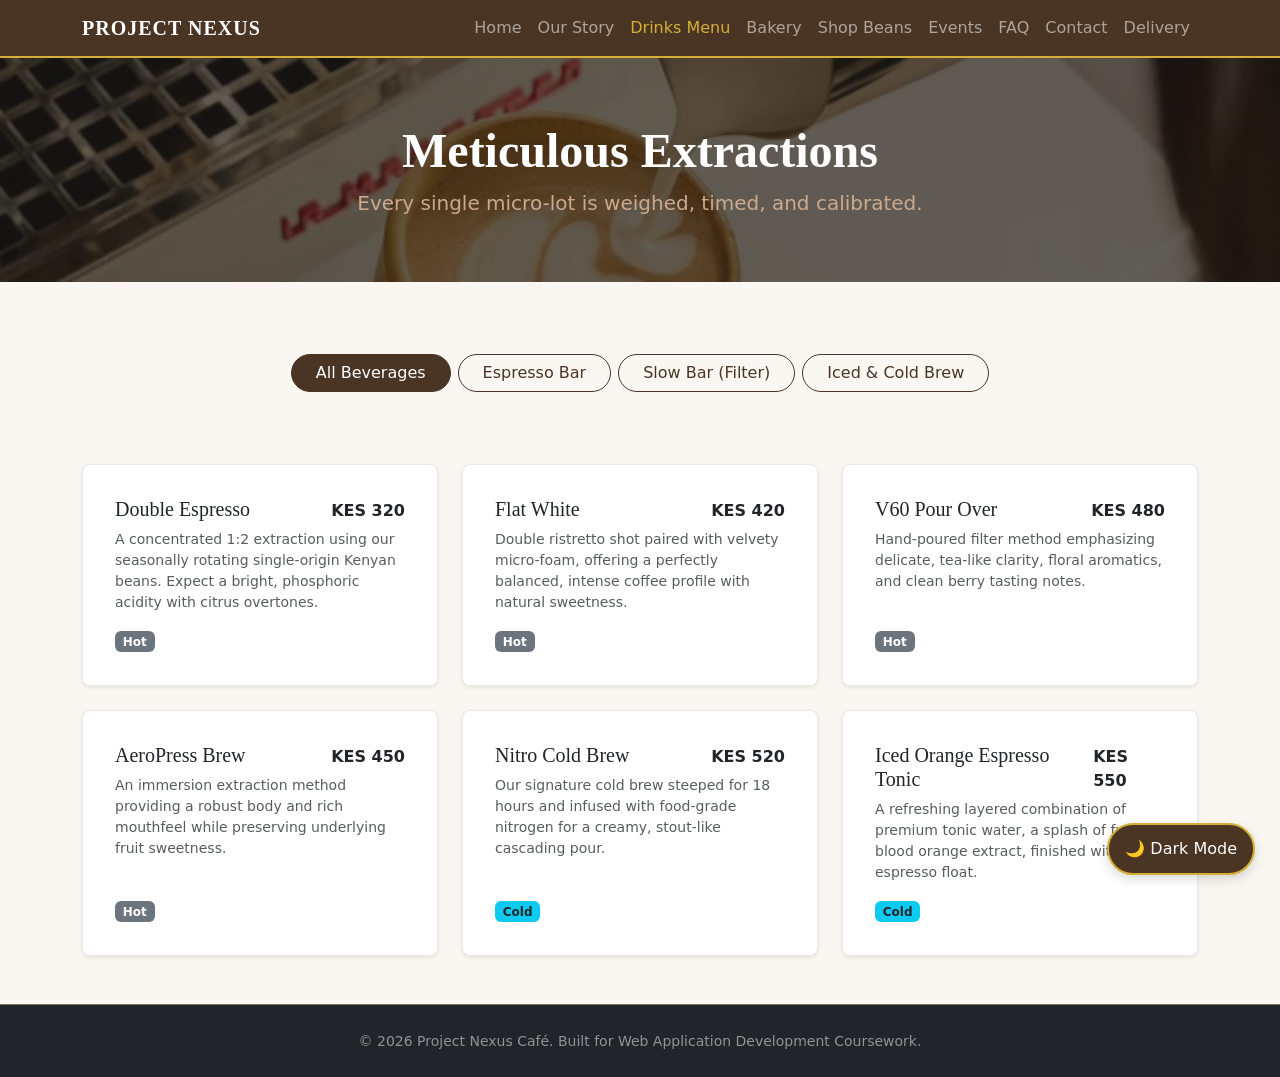
<file: menu.html>
<!DOCTYPE html>
<html lang="en">
<head>
    <meta charset="UTF-8">
    <meta name="viewport" content="width=device-width, initial-scale=1.0">
    <meta name="author" content="Joe Migwi">
    <title>Drinks Menu | Project Nexus Café</title>
    <link href="https://cdn.jsdelivr.net/npm/bootstrap@5.3.3/dist/css/bootstrap.min.css" rel="stylesheet" integrity="sha384-QWTKZyjpPEjISv5WaRU9OFeRpok6YctnYmDr5pNlyT2bRjXh0JMhjY6hW+ALEwIH" crossorigin="anonymous">
    <link rel="stylesheet" href="css/style.css">
</head>
<body>
    <!-- Responsive Navigation Bar -->
    <nav class="navbar navbar-expand-lg navbar-dark bg-dark sticky-top">
        <div class="container">
            <a class="navbar-brand fw-bold" href="index.html">PROJECT NEXUS</a>
            <button class="navbar-toggler" type="button" data-bs-toggle="collapse" data-bs-target="#navbarNav" aria-controls="navbarNav" aria-expanded="false" aria-label="Toggle navigation">
                <span class="navbar-toggler-icon"></span>
            </button>
            <div class="collapse navbar-collapse" id="navbarNav">
                <ul class="navbar-nav ms-auto">
                    <li class="nav-item"><a class="nav-link" href="index.html">Home</a></li>
                    <li class="nav-item"><a class="nav-link" href="about.html">Our Story</a></li>
                    <li class="nav-item"><a class="nav-link active" aria-current="page" href="menu.html">Drinks Menu</a></li>
                    <li class="nav-item"><a class="nav-link" href="bakery.html">Bakery</a></li>
                    <li class="nav-item"><a class="nav-link" href="coffee-beans.html">Shop Beans</a></li>
                    <li class="nav-item"><a class="nav-link" href="events.html">Events</a></li>
                    <li class="nav-item"><a class="nav-link" href="faq.html">FAQ</a></li>
                    <li class="nav-item"><a class="nav-link" href="contacts.html">Contact</a></li>
                    <li class="nav-item"><a class="nav-link" href="delivery.html">Delivery</a></li>
                </ul>
            </div>
        </div>
    </nav>
    <!-- Page Header -->
    <header class="position-relative overflow-hidden text-center text-white py-5 mb-5" 
        style="background: linear-gradient(rgba(28, 26, 23, 0.7), rgba(28, 26, 23, 0.7)), url('assets/images/drinks.jpg') no-repeat center center; background-size: cover; min-height: 220px;">
        <div class="container my-3 position-relative z-1">
            <h1 class="display-5 fw-bold text-white">Meticulous Extractions</h1>
            <p class="lead" style="color: #CBAA8D;">Every single micro-lot is weighed, timed, and calibrated.</p>
        </div>
    </header>

    <div class="container my-4 text-center">
        <div class="btn-group flex-wrap gap-2" role="group" aria-label="Menu Category Filter">
            <button type="button" class="btn btn-primary px-4 rounded-pill filter-btn" data-target="all">All Beverages</button>
            <button type="button" class="btn btn-outline-secondary px-4 rounded-pill filter-btn" data-target="espresso">Espresso Bar</button>
            <button type="button" class="btn btn-outline-secondary px-4 rounded-pill filter-btn" data-target="filter">Slow Bar (Filter)</button>
            <button type="button" class="btn btn-outline-secondary px-4 rounded-pill filter-btn" data-target="cold">Iced & Cold Brew</button>
        </div>
    </div>

    <main class="container my-5">
        <div class="row g-4 row-cols-1 row-cols-md-2 row-cols-lg-3" id="menu-container">
            
            <!-- Item 1: Espresso -->
            <div class="col menu-item" data-category="espresso">
                <div class="card h-100 cafe-card p-3 shadow-sm">
                    <div class="card-body d-flex flex-column justify-content-between">
                        <div>
                            <div class="d-flex justify-content-between align-items-baseline">
                                <h4 class="card-title h5 mb-2">Double Espresso</h4>
                                <span class="fw-bold text-dark">KES 320</span>
                            </div>
                            <p class="card-text text-muted small">A concentrated 1:2 extraction using our seasonally rotating single-origin Kenyan beans. Expect a bright, phosphoric acidity with citrus overtones.</p>
                        </div>
                        <div class="mt-3"><span class="badge bg-secondary">Hot</span></div>
                    </div>
                </div>
            </div>

            <!-- Item 2: Espresso -->
            <div class="col menu-item" data-category="espresso">
                <div class="card h-100 cafe-card p-3 shadow-sm">
                    <div class="card-body d-flex flex-column justify-content-between">
                        <div>
                            <div class="d-flex justify-content-between align-items-baseline">
                                <h4 class="card-title h5 mb-2">Flat White</h4>
                                <span class="fw-bold text-dark">KES 420</span>
                            </div>
                            <p class="card-text text-muted small">Double ristretto shot paired with velvety micro-foam, offering a perfectly balanced, intense coffee profile with natural sweetness.</p>
                        </div>
                        <div class="mt-3"><span class="badge bg-secondary">Hot</span></div>
                    </div>
                </div>
            </div>

            <!-- Item 3: Filter -->
            <div class="col menu-item" data-category="filter">
                <div class="card h-100 cafe-card p-3 shadow-sm">
                    <div class="card-body d-flex flex-column justify-content-between">
                        <div>
                            <div class="d-flex justify-content-between align-items-baseline">
                                <h4 class="card-title h5 mb-2">V60 Pour Over</h4>
                                <span class="fw-bold text-dark">KES 480</span>
                            </div>
                            <p class="card-text text-muted small">Hand-poured filter method emphasizing delicate, tea-like clarity, floral aromatics, and clean berry tasting notes.</p>
                        </div>
                        <div class="mt-3"><span class="badge bg-secondary">Hot</span></div>
                    </div>
                </div>
            </div>

            <!-- Item 4: Filter -->
            <div class="col menu-item" data-category="filter">
                <div class="card h-100 cafe-card p-3 shadow-sm">
                    <div class="card-body d-flex flex-column justify-content-between">
                        <div>
                            <div class="d-flex justify-content-between align-items-baseline">
                                <h4 class="card-title h5 mb-2">AeroPress Brew</h4>
                                <span class="fw-bold text-dark">KES 450</span>
                            </div>
                            <p class="card-text text-muted small">An immersion extraction method providing a robust body and rich mouthfeel while preserving underlying fruit sweetness.</p>
                        </div>
                        <div class="mt-3"><span class="badge bg-secondary">Hot</span></div>
                    </div>
                </div>
            </div>

            <!-- Item 5: Cold -->
            <div class="col menu-item" data-category="cold">
                <div class="card h-100 cafe-card p-3 shadow-sm">
                    <div class="card-body d-flex flex-column justify-content-between">
                        <div>
                            <div class="d-flex justify-content-between align-items-baseline">
                                <h4 class="card-title h5 mb-2">Nitro Cold Brew</h4>
                                <span class="fw-bold text-dark">KES 520</span>
                            </div>
                            <p class="card-text text-muted small">Our signature cold brew steeped for 18 hours and infused with food-grade nitrogen for a creamy, stout-like cascading pour.</p>
                        </div>
                        <div class="mt-3"><span class="badge bg-info text-dark">Cold</span></div>
                    </div>
                </div>
            </div>

            <!-- Item 6: Cold -->
            <div class="col menu-item" data-category="cold">
                <div class="card h-100 cafe-card p-3 shadow-sm">
                    <div class="card-body d-flex flex-column justify-content-between">
                        <div>
                            <div class="d-flex justify-content-between align-items-baseline">
                                <h4 class="card-title h5 mb-2">Iced Orange Espresso Tonic</h4>
                                <span class="fw-bold text-dark">KES 550</span>
                            </div>
                            <p class="card-text text-muted small">A refreshing layered combination of premium tonic water, a splash of fresh blood orange extract, finished with an espresso float.</p>
                        </div>
                        <div class="mt-3"><span class="badge bg-info text-dark">Cold</span></div>
                    </div>
                </div>
            </div>

        </div>
    </main>

    <footer class="py-4 bg-dark text-white-50 mt-auto">
        <div class="container text-center">
            <small>&copy; 2026 Project Nexus Café. Built for Web Application Development Coursework.</small>
        </div>
    </footer>

    <script src="https://cdn.jsdelivr.net/npm/bootstrap@5.3.3/dist/js/bootstrap.bundle.min.js" integrity="sha384-YvpcrYf0tY3lHB60NNkmXc5s9fDVZLESaAA55NDzOxhy9GkcIdslK1eN7N6jIeHz" crossorigin="anonymous"></script>
    <script src="js/main.js"></script>
</body>
</html>
</file>
<file: css/style.css>
/* ==========================================================================
   Project Nexus Café - Core Design & Styles
   ========================================================================== */
html { scroll-behavior: smooth; }

:root {
    /* Color Palette */
    --primary-coffee: #4A3525;       /* Rich Espresso Roast */
    --secondary-latte: #8B6E56;     /* Creamy Warm Latte */
    --accent-gold: #D4AF37;         /* Warm Pastry Crust / Accent */
    --light-cream: #FAF7F2;         /* Soft Background for readability */
    --dark-charcoal: #1C1A17;       /* Deep Contrast text/bg */
    --pure-white: #FFFFFF;
    
    /* Typography Typography overrides */
    --font-heading: 'Playfair Display', Georgia, serif;
    --font-body: 'Inter', system-ui, -apple-system, sans-serif;
    
    /* Animation Speeds */
    --transition-smooth: all 0.3s ease-in-out;
}

body {
    font-family: var(--font-body);
    background-color: var(--light-cream);
    color: var(--dark-charcoal);
    min-height: 100vh;
    display: flex;
    flex-direction: column;
    transition: var(--transition-smooth);
}

h1, h2, h3, h4, h5, h6 {
    font-family: var(--font-heading);
    font-weight: 700;
    color: var(--primary-coffee);
}

/*Bootstrap Component Overrides & Polish */
.navbar {
    background-color: var(--primary-coffee) !important;
    border-bottom: 2px solid var(--accent-gold);
}

.navbar-brand {
    font-family: var(--font-heading);
    letter-spacing: 1px;
}

.nav-link {
    transition: var(--transition-smooth);
}

.nav-link:hover, 
.nav-link.active {
    color: var(--accent-gold) !important;
}

/* Custom Premium Buttons */
.btn-primary {
    background-color: var(--primary-coffee);
    border-color: var(--primary-coffee);
    transition: var(--transition-smooth);
}

.btn-primary:hover, 
.btn-primary:focus {
    background-color: var(--secondary-latte);
    border-color: var(--secondary-latte);
}

.btn-outline-secondary {
    color: var(--primary-coffee);
    border-color: var(--primary-coffee);
}

.btn-outline-secondary:hover {
    background-color: var(--primary-coffee);
    color: var(--pure-white);
}

/* Footer Accent alignment */
footer {
    background-color: var(--dark-charcoal) !important;
    border-top: 1px solid var(--secondary-latte);
}

/* Custom Utility Classes for Interactive & Aesthetic Cards */
.cafe-card {
    background: var(--pure-white);
    border: 1px solid rgba(139, 110, 86, 0.15);
    border-radius: 8px;
    transition: var(--transition-smooth);
}

.cafe-card:hover {
    transform: translateY(-5px);
    box-shadow: 0 10px 20px rgba(74, 53, 37, 0.1);
    border-color: var(--secondary-latte);
}

body.dark-theme {
    background-color: var(--dark-charcoal);
    color: var(--light-cream);
}

/* 1. Global text and heading contrast fixes inside dark layouts */
body.dark-theme h1, 
body.dark-theme h2, 
body.dark-theme h3,
body.dark-theme h4,
body.dark-theme h5,
body.dark-theme h6 {
    color: var(--light-cream) !important;
}

/* 2. Page header background correction */
body.dark-theme header.bg-light {
    background-color: #262320 !important;
    border-bottom: 1px solid #3D3732 !important;
}

/* 3. Text utility colors protection */
body.dark-theme .text-muted,
body.dark-theme .card-text,
body.dark-theme form .text-muted {
    color: #C1B5A9 !important; /* Soft sand gray readability */
}

body.dark-theme .text-dark {
    color: var(--accent-gold) !important; /* Emphasize prices and key details in gold */
}

/* 4. Adaptive Component Overrides (Menu & Contact Cards) */
body.dark-theme .cafe-card,
body.dark-theme .card.bg-white { 
    background-color: #262320 !important; /* Swaps form background from white to warm dark */
    border: 1px solid #3D3732 !important;
    color: var(--light-cream) !important;
}

/* 5. Form Input Field Adjustments for Dark Environments */
body.dark-theme .form-control,
body.dark-theme .form-select {
    background-color: #1C1A17 !important;
    border-color: #4A3525 !important;
    color: var(--light-cream) !important;
}

body.dark-theme .form-control::placeholder {
    color: #8B6E56 !important; /* Warm placeholder contrast */
}

/* 6. Unselected Menu Filters */
body.dark-theme .btn-outline-secondary {
    color: var(--light-cream);
    border-color: var(--secondary-latte);
}

body.dark-theme .btn-outline-secondary:hover {
    background-color: var(--secondary-latte);
    color: var(--pure-white);
}

/* Maintain a beautiful, uniform panoramic frame across all slides */
.carousel-image-wrapper {
    width: 100%;
    height: 320px; 
    position: relative;
    overflow: hidden;
    background-color: var(--dark-charcoal);
}


@media (min-width: 768px) {
    .carousel-image-wrapper {
        height: 480px; 
    }
}

/* Ensure sliding photos crop crisply without dropping raw image quality */
.carousel-optimized-img {
    width: 100%;
    height: 100%;
    object-fit: cover;
    object-position: center;
    image-rendering: -webkit-optimize-contrast;
    image-rendering: crisp-edges;
}

/* Premium dark blur styling for textual layout overlays */
.carousel-caption {
    background: rgba(28, 26, 23, 0.75);
    backdrop-filter: blur(8px);
    -webkit-backdrop-filter: blur(8px);
    border: 1px solid rgba(212, 175, 55, 0.2);
    max-width: 550px;
    margin: 0 auto;
    bottom: 30px;
}

/* Force all headers and descriptions to pivot to high-contrast creams/whites */
.dark-theme h1,
.dark-theme .display-5,
.dark-theme h2,
.dark-theme h3,
.dark-theme .card-title {
    color: var(--light-cream) !important;
}

/* Fix for the main menu section header descriptions */
.dark-theme .text-muted,
.dark-theme header p {
    color: #CBAA8D !important; 
}

/* Fix for reservation form headers inside the contact card element */
.dark-theme .card legend, 
.dark-theme .card h3,
.dark-theme #reservation-form label {
    color: var(--light-cream) !important;
}

/* Ensure form inputs maintain highly visible boundaries in dark mode */
.dark-theme .form-control,
.dark-theme .form-select {
    background-color: #262320 !important;
    border-color: #4A3525 !important;
    color: var(--pure-white) !important;
}

/* Ensure placeholder texts are easily readable when empty */
.dark-theme .form-control::placeholder {
    color: rgba(255, 255, 255, 0.4) !important;
}
</file>
